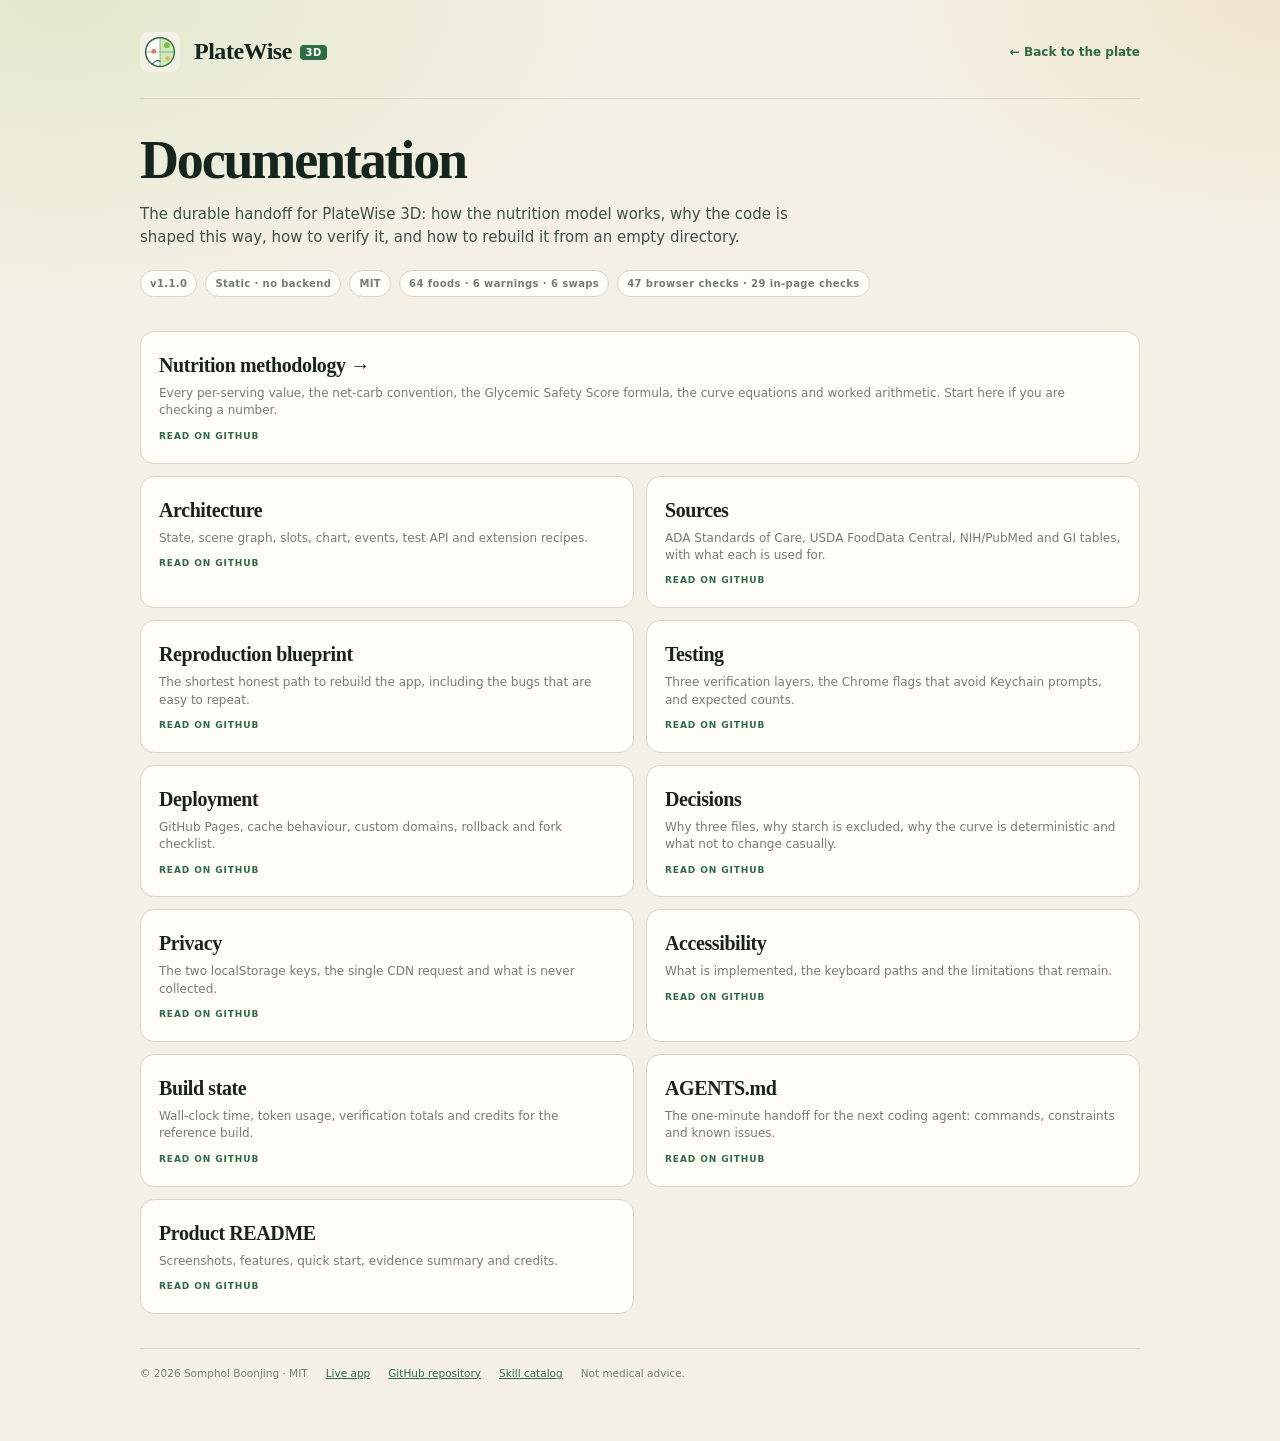
<file: platewise-3d-studio/assets/reference/docs/index.html>
<!DOCTYPE html>
<html lang="en">
<head>
  <meta charset="utf-8">
  <meta name="viewport" content="width=device-width, initial-scale=1">
  <title>Documentation — PlateWise 3D</title>
  <meta name="description" content="Architecture, nutrition methodology, sources, testing, deployment and reproduction notes for PlateWise 3D.">
  <link rel="canonical" href="https://somphol.github.io/platewise-3d/docs/">
  <link rel="icon" href="../assets/favicon.svg" type="image/svg+xml">
  <style>
    :root { --bg:#f4f0e5; --surface:#fffdf7; --ink:#15251d; --muted:#6f7f75; --line:#ddd5c3; --green:#2f6b47; --bright:#7ac142; }
    * { box-sizing: border-box; }
    body {
      margin: 0; font-family: ui-sans-serif, system-ui, -apple-system, "Segoe UI", Roboto, sans-serif;
      color: var(--ink); background:
        radial-gradient(900px 500px at 5% 0%, rgba(122,193,66,.14), transparent 60%),
        radial-gradient(700px 420px at 100% 0%, rgba(216,162,60,.14), transparent 55%),
        var(--bg);
      line-height: 1.55;
    }
    .wrap { max-width: 1040px; margin: 0 auto; padding: 32px 20px 60px; }
    header { display: flex; align-items: center; gap: 14px; padding-bottom: 26px; border-bottom: 1px solid var(--line); }
    header img { width: 40px; height: 40px; }
    .brand { font-family: "Iowan Old Style", Palatino, Georgia, serif; font-size: 24px; font-weight: 700; letter-spacing: -.02em; }
    .brand span { font-family: ui-sans-serif, system-ui, sans-serif; font-size: 10px; background: var(--green); color: #fff; padding: 2px 5px; border-radius: 4px; vertical-align: 3px; margin-left: 3px; letter-spacing: .06em; }
    .back { margin-left: auto; font-size: 12px; font-weight: 700; color: var(--green); text-decoration: none; }
    h1 { font-family: "Iowan Old Style", Palatino, Georgia, serif; font-size: clamp(34px, 5vw, 54px); line-height: 1.02; letter-spacing: -.04em; margin: 34px 0 10px; font-weight: 600; }
    .lede { max-width: 68ch; color: #3c5147; font-size: 15px; }
    .meta { display: flex; flex-wrap: wrap; gap: 8px; margin: 20px 0 34px; }
    .pill { font-size: 10px; font-weight: 750; letter-spacing: .04em; background: var(--surface); border: 1px solid var(--line); padding: 5px 9px; border-radius: 999px; color: var(--muted); }
    .grid { display: grid; grid-template-columns: repeat(2, minmax(0, 1fr)); gap: 12px; }
    a.card {
      display: block; text-decoration: none; color: inherit; background: var(--surface);
      border: 1px solid var(--line); border-radius: 14px; padding: 18px 18px 16px;
      transition: transform .14s ease, border-color .14s ease, box-shadow .14s ease;
    }
    a.card:hover { transform: translateY(-2px); border-color: #8fb38a; box-shadow: 0 10px 26px rgba(40,48,30,.08); }
    .card h2 { font-family: "Iowan Old Style", Palatino, Georgia, serif; font-size: 20px; letter-spacing: -.02em; margin: 0 0 4px; }
    .card p { margin: 0; font-size: 12px; color: var(--muted); line-height: 1.45; }
    .card small { display: inline-block; margin-top: 10px; font-size: 9px; letter-spacing: .1em; text-transform: uppercase; color: var(--green); font-weight: 800; }
    .wide { grid-column: 1 / -1; }
    footer { margin-top: 34px; padding-top: 16px; border-top: 1px solid var(--line); display: flex; flex-wrap: wrap; gap: 8px 18px; font-size: 10.5px; color: var(--muted); }
    footer a { color: var(--green); }
    @media (max-width: 640px) { .grid { grid-template-columns: 1fr; } h1 { margin-top: 26px; } }
  </style>
</head>
<body>
  <div class="wrap">
    <header>
      <img src="../assets/favicon.svg" alt="">
      <div class="brand">PlateWise <span>3D</span></div>
      <a class="back" href="../">← Back to the plate</a>
    </header>

    <h1>Documentation</h1>
    <p class="lede">The durable handoff for PlateWise 3D: how the nutrition model works, why the code is shaped this way, how to verify it, and how to rebuild it from an empty directory.</p>
    <div class="meta">
      <span class="pill">v1.1.0</span>
      <span class="pill">Static · no backend</span>
      <span class="pill">MIT</span>
      <span class="pill">64 foods · 6 warnings · 6 swaps</span>
      <span class="pill">47 browser checks · 29 in-page checks</span>
    </div>

    <div class="grid">
      <a class="card wide" href="https://github.com/somphol/platewise-3d/blob/main/docs/NUTRITION.md">
        <h2>Nutrition methodology →</h2>
        <p>Every per-serving value, the net-carb convention, the Glycemic Safety Score formula, the curve equations and worked arithmetic. Start here if you are checking a number.</p>
        <small>Read on GitHub</small>
      </a>
      <a class="card" href="https://github.com/somphol/platewise-3d/blob/main/docs/ARCHITECTURE.md">
        <h2>Architecture</h2>
        <p>State, scene graph, slots, chart, events, test API and extension recipes.</p>
        <small>Read on GitHub</small>
      </a>
      <a class="card" href="https://github.com/somphol/platewise-3d/blob/main/docs/SOURCES.md">
        <h2>Sources</h2>
        <p>ADA Standards of Care, USDA FoodData Central, NIH/PubMed and GI tables, with what each is used for.</p>
        <small>Read on GitHub</small>
      </a>
      <a class="card" href="https://github.com/somphol/platewise-3d/blob/main/docs/REPRODUCTION.md">
        <h2>Reproduction blueprint</h2>
        <p>The shortest honest path to rebuild the app, including the bugs that are easy to repeat.</p>
        <small>Read on GitHub</small>
      </a>
      <a class="card" href="https://github.com/somphol/platewise-3d/blob/main/docs/TESTING.md">
        <h2>Testing</h2>
        <p>Three verification layers, the Chrome flags that avoid Keychain prompts, and expected counts.</p>
        <small>Read on GitHub</small>
      </a>
      <a class="card" href="https://github.com/somphol/platewise-3d/blob/main/docs/DEPLOYMENT.md">
        <h2>Deployment</h2>
        <p>GitHub Pages, cache behaviour, custom domains, rollback and fork checklist.</p>
        <small>Read on GitHub</small>
      </a>
      <a class="card" href="https://github.com/somphol/platewise-3d/blob/main/docs/DECISIONS.md">
        <h2>Decisions</h2>
        <p>Why three files, why starch is excluded, why the curve is deterministic and what not to change casually.</p>
        <small>Read on GitHub</small>
      </a>
      <a class="card" href="https://github.com/somphol/platewise-3d/blob/main/docs/PRIVACY.md">
        <h2>Privacy</h2>
        <p>The two localStorage keys, the single CDN request and what is never collected.</p>
        <small>Read on GitHub</small>
      </a>
      <a class="card" href="https://github.com/somphol/platewise-3d/blob/main/docs/ACCESSIBILITY.md">
        <h2>Accessibility</h2>
        <p>What is implemented, the keyboard paths and the limitations that remain.</p>
        <small>Read on GitHub</small>
      </a>
      <a class="card" href="https://github.com/somphol/platewise-3d/blob/main/docs/STATE.md">
        <h2>Build state</h2>
        <p>Wall-clock time, token usage, verification totals and credits for the reference build.</p>
        <small>Read on GitHub</small>
      </a>
      <a class="card" href="https://github.com/somphol/platewise-3d/blob/main/AGENTS.md">
        <h2>AGENTS.md</h2>
        <p>The one-minute handoff for the next coding agent: commands, constraints and known issues.</p>
        <small>Read on GitHub</small>
      </a>
      <a class="card" href="https://github.com/somphol/platewise-3d/blob/main/README.md">
        <h2>Product README</h2>
        <p>Screenshots, features, quick start, evidence summary and credits.</p>
        <small>Read on GitHub</small>
      </a>
    </div>

    <footer>
      <span>© 2026 Somphol Boonjing · MIT</span>
      <a href="../">Live app</a>
      <a href="https://github.com/somphol/platewise-3d">GitHub repository</a>
      <a href="https://somphol.github.io/platewise-3d-skill/">Skill catalog</a>
      <span>Not medical advice.</span>
    </footer>
  </div>
</body>
</html>
</file>
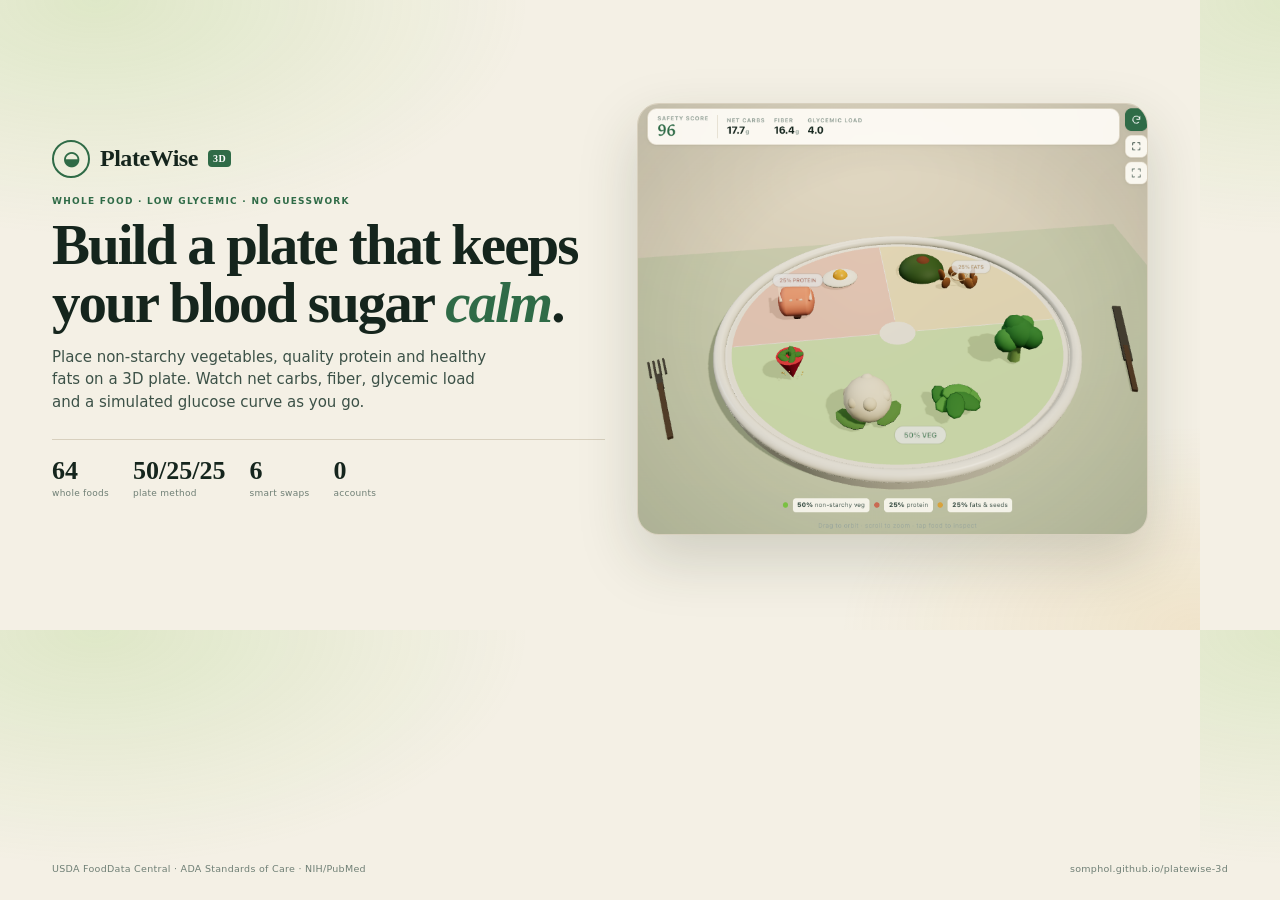
<file: platewise-3d-studio/assets/reference/scripts/og-card.html>
<!DOCTYPE html>
<html lang="en">
<head>
<meta charset="utf-8">
<title>PlateWise 3D — social card source</title>
<style>
  * { box-sizing: border-box; }
  html, body { margin: 0; width: 1200px; height: 630px; overflow: hidden; }
  body {
    font-family: ui-sans-serif, system-ui, -apple-system, "Segoe UI", Roboto, sans-serif;
    background:
      radial-gradient(700px 380px at 8% 0%, rgba(122,193,66,.18), transparent 62%),
      radial-gradient(600px 340px at 100% 100%, rgba(216,162,60,.16), transparent 60%),
      #f4f0e5;
    color: #15251d;
    display: grid; grid-template-columns: 1.04fr .96fr; gap: 32px;
    padding: 48px 52px 40px;
  }
  .copy { display: flex; flex-direction: column; justify-content: center; min-width: 0; }
  .brand { display: flex; align-items: center; gap: 10px; font-family: "Iowan Old Style", Palatino, Georgia, serif; font-size: 24px; font-weight: 700; letter-spacing: -.02em; }
  .mark { width: 38px; height: 38px; border-radius: 50%; border: 2px solid #2f6b47; display: grid; place-items: center; color: #2f6b47; font-size: 19px; }
  .tag { font-size: 9px; letter-spacing: .14em; text-transform: uppercase; color: #2f6b47; margin-top: 18px; font-weight: 800; }
  h1 { font-family: "Iowan Old Style", Palatino, Georgia, serif; font-size: 57px; line-height: 1.02; letter-spacing: -.035em; font-weight: 600; margin: 10px 0 14px; }
  h1 em { color: #2f6b47; font-style: italic; }
  p { font-size: 15px; line-height: 1.5; color: #3c5147; margin: 0; max-width: 47ch; }
  .stats { display: flex; gap: 24px; margin-top: 26px; padding-top: 18px; border-top: 1px solid #d8d0be; }
  .stats b { display: block; font-family: "Iowan Old Style", Palatino, Georgia, serif; font-size: 26px; line-height: 1; }
  .stats span { display: block; font-size: 9px; color: #6f7f75; margin-top: 4px; letter-spacing: .03em; }
  .shot { position: relative; align-self: center; border-radius: 22px; overflow: hidden; border: 1px solid #d8d0be; box-shadow: 0 24px 60px rgba(40,48,30,.18); background: #e8e1cf; }
  .shot img { width: 100%; height: 430px; object-fit: cover; object-position: center; display: block; }
  .foot { position: absolute; left: 52px; bottom: 26px; right: 52px; display: flex; justify-content: space-between; font-size: 9.5px; color: #6f7f75; letter-spacing: .03em; }
</style>
</head>
<body>
  <div class="copy">
    <div class="brand"><span class="mark">◒</span> PlateWise <span style="font-family:ui-sans-serif;font-size:10px;background:#2f6b47;color:#fff;border-radius:4px;padding:3px 5px;letter-spacing:.06em">3D</span></div>
    <div class="tag">Whole food · Low glycemic · No guesswork</div>
    <h1>Build a plate that keeps your blood sugar <em>calm</em>.</h1>
    <p>Place non-starchy vegetables, quality protein and healthy fats on a 3D plate. Watch net carbs, fiber, glycemic load and a simulated glucose curve as you go.</p>
    <div class="stats">
      <div><b>64</b><span>whole foods</span></div>
      <div><b>50/25/25</b><span>plate method</span></div>
      <div><b>6</b><span>smart swaps</span></div>
      <div><b>0</b><span>accounts</span></div>
    </div>
  </div>
  <div class="shot"><img src="../assets/stage.png" alt="A 3D plate divided into vegetable, protein and fat zones with whole foods placed on it."></div>
  <div class="foot"><span>USDA FoodData Central · ADA Standards of Care · NIH/PubMed</span><span>somphol.github.io/platewise-3d</span></div>
</body>
</html>
</file>
